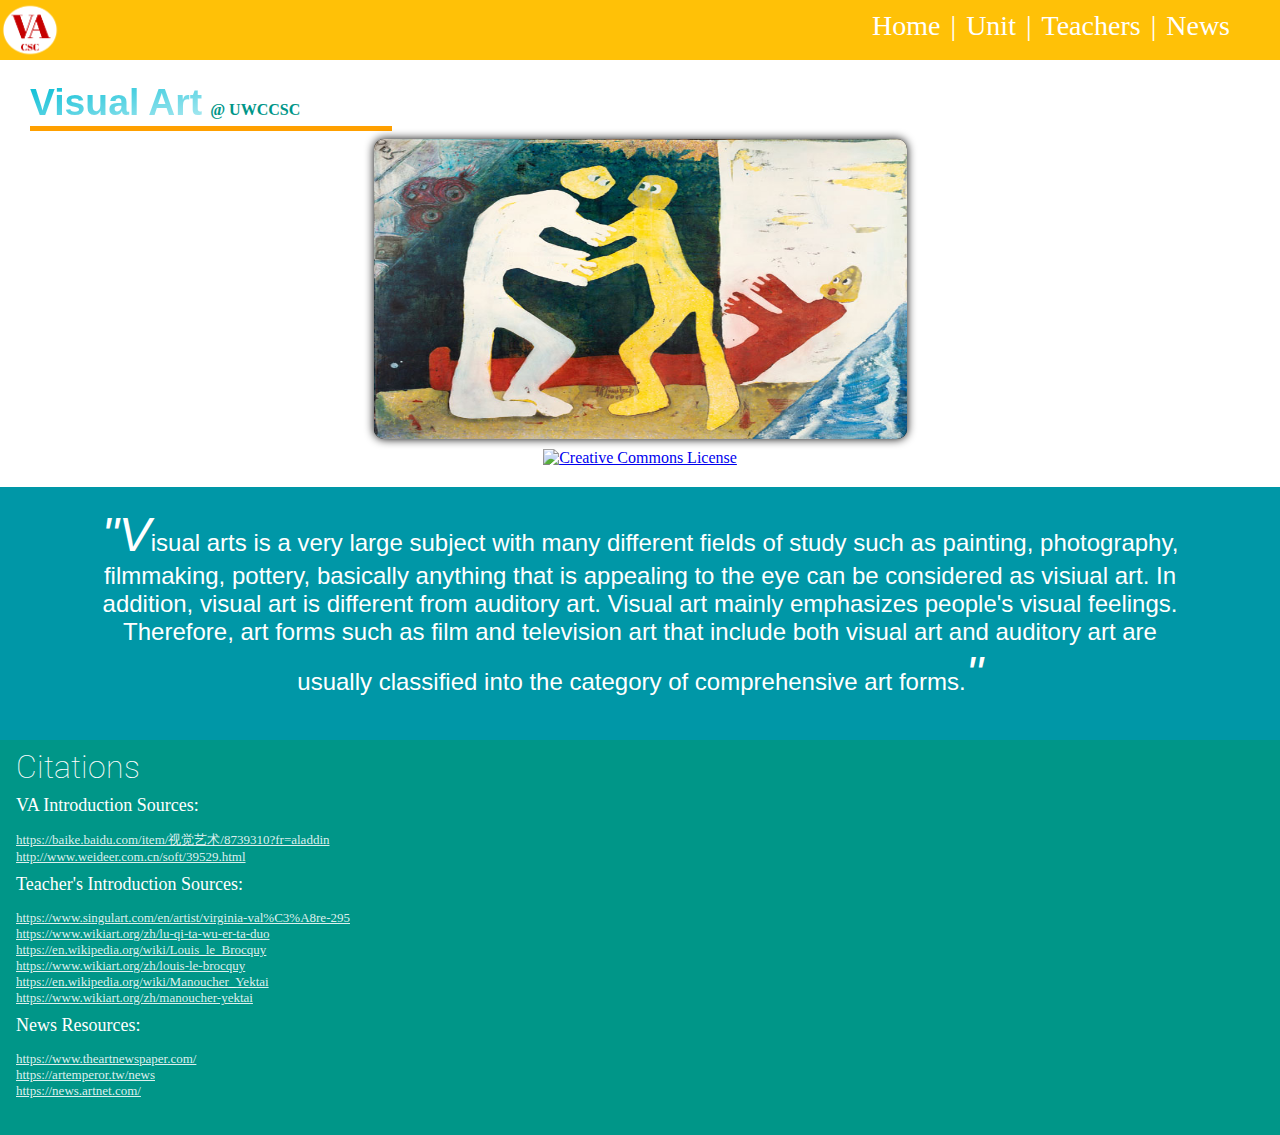
<file: index.html>
<!-- Okay so imagine such a situation where you're suddenly woke up -->
<!-- because you haven't did your cs summative even a lil' bit and you thought  -->
<!-- the deadline is on Tuesday but it's actually on Monday and -->
<!-- conveniently you're extremely sleepy and you have a math exam tmr which you also didn't prepare for -->
<!-- That's how I feel now. Life sucks, But you have to move on. FML -->

<!-- Time elapsed writing this code: ages! -->
<!DOCTYPE html>
<html>
  <head>
    <link rel="stylesheet" href="style/glue_gun.css" />
  </head>
  <body>
    <div class="NavBar">
      <img src="img/misc/valogo.png" alt="VA Logo" class="VaLogo Round" onclick="sP('mane')" />

      <span class="NavBarBtn LastNavBarBtn" onclick="sP('news')">News</span>
      <span class="NavBarDiv">|</span>
      <span class="NavBarBtn" onclick="sP('teacher')">Teachers</span>
      <span class="NavBarDiv">|</span>
      <span class="NavBarBtn" onclick="sP('unit')">Unit</span>
      <span class="NavBarDiv">|</span>
      <span class="NavBarBtn" onclick="sP('mane')">Home</span>
    </div>

    <!-- Got it? Think about kindle's screen while flipping between pages. Good metaphor, huh? -->
    <iframe id="kindle" name="kindle" src="comp/mane.html" class="kindle">
    <!-- resize upon onload since webpage takes time to render properly -->
    </iframe>

    <div class="Footer">
      <p style="margin-top: 0px">
        <span class="CitTitle">Citations</span><br>
        <span class="CitSub">VA Introduction Sources:</span>
          <p class="CitText"><a href="https://baike.baidu.com/item/视觉艺术/8739310?fr=aladdin">https://baike.baidu.com/item/视觉艺术/8739310?fr=aladdin</a><br>
          <a href="http://www.weideer.com.cn/soft/39529.html">http://www.weideer.com.cn/soft/39529.html</a><br></p>
        <span class="CitSub">Teacher's Introduction Sources:</span>
        <p class="CitText">
          <a href="https://www.singulart.com/en/artist/virginia-val%C3%A8re-295">https://www.singulart.com/en/artist/virginia-val%C3%A8re-295</a><br>
          <a href="https://www.wikiart.org/zh/lu-qi-ta-wu-er-ta-duo">https://www.wikiart.org/zh/lu-qi-ta-wu-er-ta-duo</a><br>
          <a href="https://en.wikipedia.org/wiki/Louis_le_Brocquy">https://en.wikipedia.org/wiki/Louis_le_Brocquy</a><br>
          <a href="https://www.wikiart.org/zh/louis-le-brocquy">https://www.wikiart.org/zh/louis-le-brocquy</a><br>
          <a href="https://en.wikipedia.org/wiki/Manoucher_Yektai">https://en.wikipedia.org/wiki/Manoucher_Yektai</a><br>
          <a href="https://www.wikiart.org/zh/manoucher-yektai">https://www.wikiart.org/zh/manoucher-yektai</a><br>
        </p>
        <span class="CitSub">News Resources:</span>
        <p class="CitText">
          <a href="https://www.theartnewspaper.com/">https://www.theartnewspaper.com/</a><br>
          <a href="https://artemperor.tw/news">https://artemperor.tw/news</a><br>
          <a href="https://news.artnet.com/">https://news.artnet.com/</a><br>
        </p>
        </span>
      </p>
    </div>

    <script src="script/nav.js"></script>
  </body>
</html>
</file>
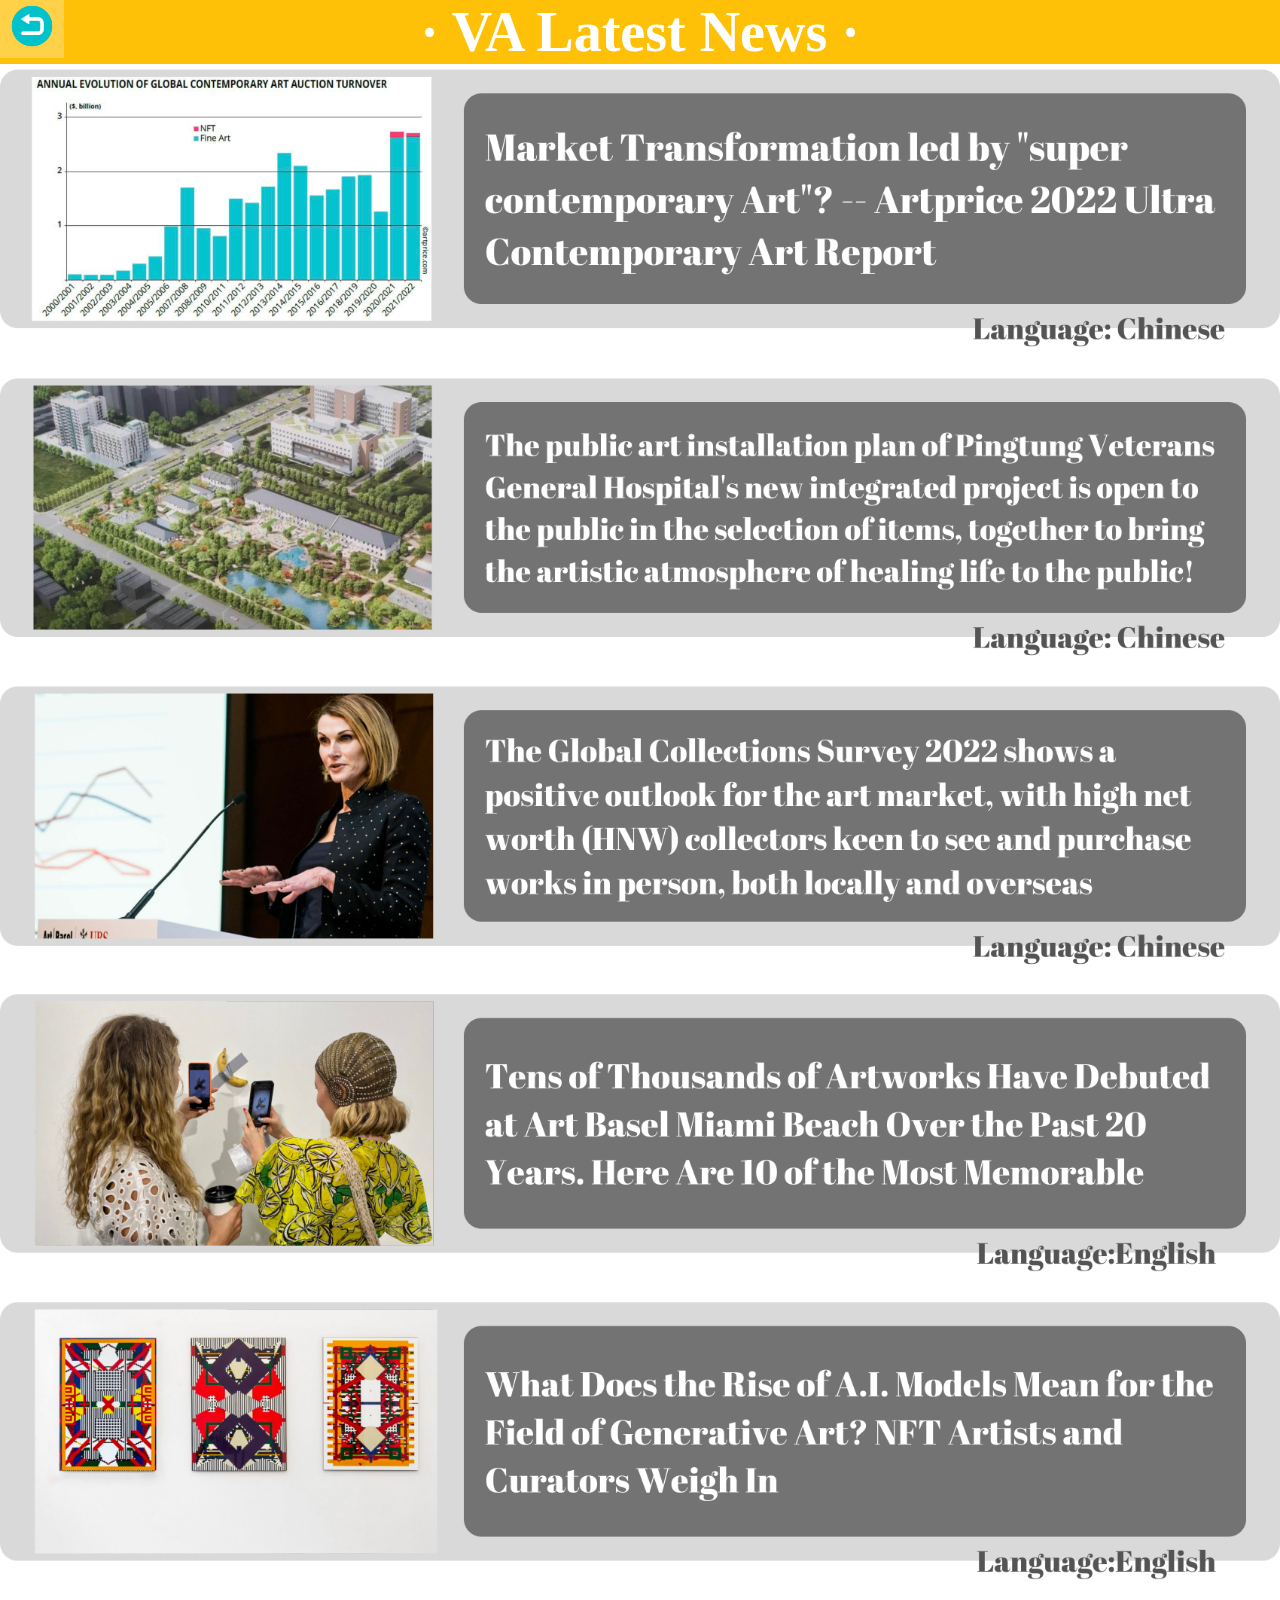
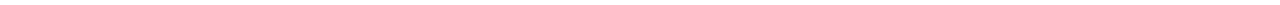
<file: comp/newsbrowse.html>
<!DOCTYPE html>
<html>
  <head>
    <link rel="stylesheet" href="../style/newsbrowse.css" />
  </head>
  <body>
    <div class="header">
      <h1 class="title">· VA Latest News ·</h1>
      <a href="news.html"
        ><img class="back" src="../img/misc/back.png" alt="back"
      /></a>
    </div>

    <a href="https://artemperor.tw/focus/5153"
      ><img class="news" src="../img/news/1.png" alt=""
    /></a>
    <a href="https://artemperor.tw/focus/5131"
      ><img class="news" src="../img/news/2.png" alt=""
    /></a>
    <a href="https://artemperor.tw/focus/5119"
      ><img class="news" src="../img/news/3.jpg" alt=""
    /></a>
    <a
      href="https://news.artnet.com/market/10-memorable-artworks-from-the-past-20-years-art-basel-miami-beach-2213627"
      ><img class="news" src="../img/news/4.jpg" alt=""
    /></a>
    <a
      href="https://news.artnet.com/market/future-of-generative-art-ai-models-erick-calderon-george-bak-dmitri-cherniak-2207167"
      ><img class="news" src="../img/news/5.png" alt=""
    /></a>
    <script src="../script/magichax.js"></script>
  </body>
</html>
</file>
<file: style/glue_gun.css>
/* this file glues other css comp into one file so it's easier to manage and import */
@import "./var.css";
@import "./mothership.css";
@import "./nav_bar.css";
@import "./footer.css";
</file>
<file: style/newsbrowse.css>
@import url("var.css");

body {
  font-size: 28px;
  margin: 0;
}

.title {
  text-align: center;
  width: 100%;
  margin: 0;
  color: white;
}

.header {
  background-color: var(--primary-color);
}

li a {
  display: block;
  color: white;
  text-align: center;
  padding: 14px 16px;
  text-decoration: none;
  font-family: serif;
  width: 200px;
  height: 200px;
}

.back:hover {
  background-color: var(--light-primary-color);
}

.back {
  height: 64px;
  margin-top: -70px;
  float: left;
}

.news {
  width: 100%;
}
</file>
